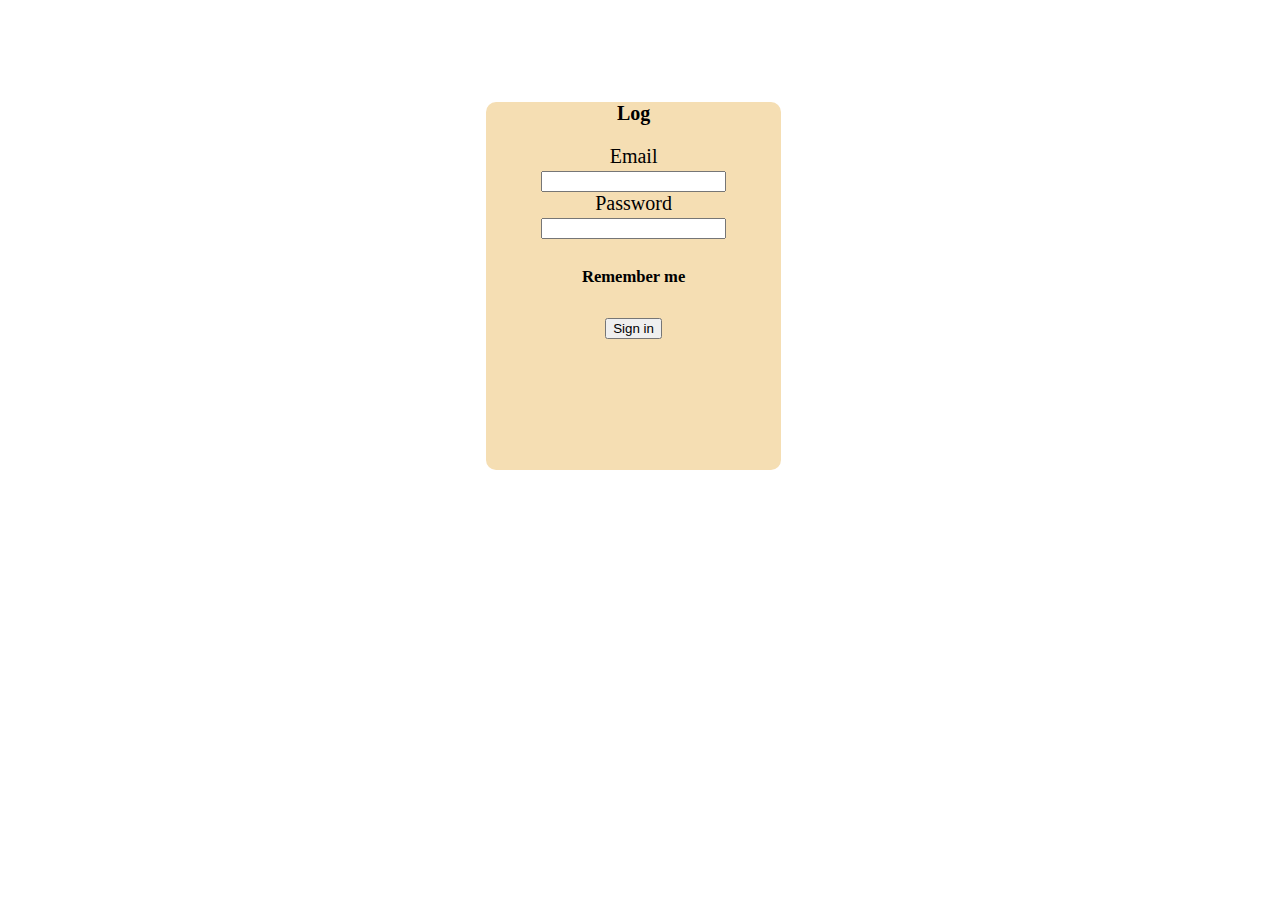
<file: index.html>
<!DOCTYPE html>
<html lang="en">
<head>
    <meta charset="UTF-8">
    <meta http-equiv="X-UA-Compatible" content="IE=edge">
    <meta name="viewport" content="width=device-width, initial-scale=1.0">
    <link href="https://maxcdn.bootstrapcdn.com/font-awesome/4.7.0/css/font-awesome.min.css" rel="stylesheet" integrity="sha384-wvfXpqpZZVQGK6TAh5PVlGOfQNHSoD2xbE+QkPxCAFlNEevoEH3Sl0sibVcOQVnN" crossorigin="anonymous">
    <link rel="stylesheet" href="style.css">
    <title>Sign Up</title>
</head>
<body>

    <div class="form-box">

        <form action="">
            <div class="sign">
                <div class="small">
                    <h3 style="font-size: 20px">Log </h2>
                </div>

                    <label for="email">Email</label><br>
                    <input type="text" id="email" name="email"><br>
                    <label for="password">Password</label><br>
                    <input type="password" id="password" name="password"><br>
                    <h5>Remember me</h5>
                    <button>Sign in</button>
                
            </div>
        </form>

    </div>
</body>
</html>
</file>
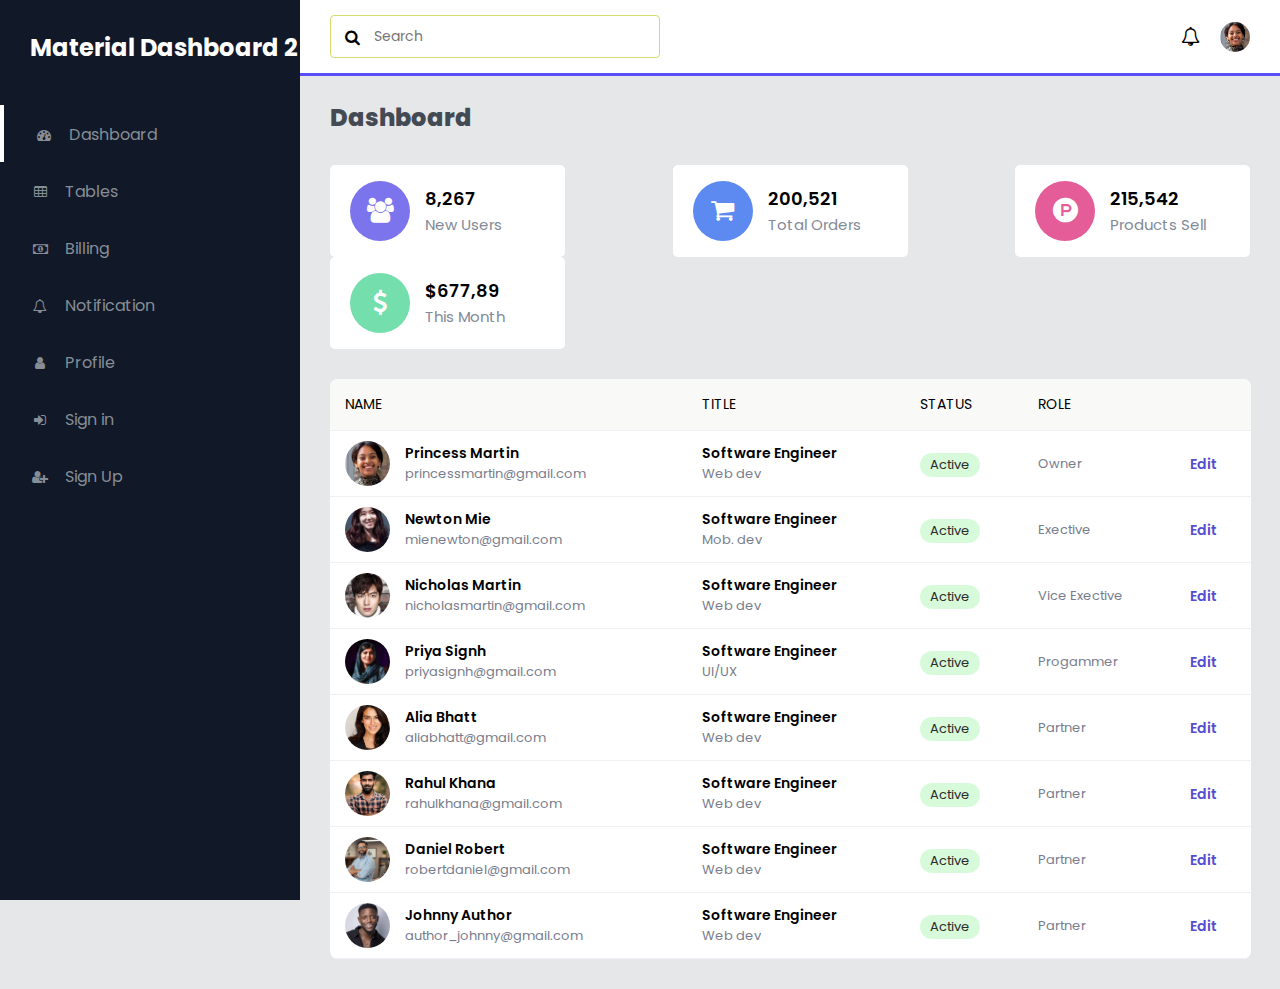
<file: panel1.html>
<!DOCTYPE html>
<html lang="en">
<head>
    <meta charset="UTF-8">
    <meta http-equiv="X-UA-Compatible" content="IE=edge">
    <meta name="viewport" content="width=device-width, initial-scale=1.0">
    <title>Admin Dashboard</title>
    <link href="https://maxcdn.bootstrapcdn.com/font-awesome/4.7.0/css/font-awesome.min.css" rel="stylesheet" integrity="sha384-wvfXpqpZZVQGK6TAh5PVlGOfQNHSoD2xbE+QkPxCAFlNEevoEH3Sl0sibVcOQVnN" crossorigin="anonymous">
    <link rel="stylesheet" href="main.css">

    <script src="https://code.jquery.com/jquery-3.6.0.min.js"></script>

</head>
<body>
    
    <section id="menu">
        <div class="logo">
            <h2>Material Dashboard 2</h2>
        </div>
        <div class="items">
            <li><i class="fa fa-tachometer"></i><a href="#">Dashboard</a></li>
            <li><i class="fa fa-table"></i><a href="#">Tables</a></li>
            <li><i class="fa fa-money"></i><a href="#">Billing</a></li>
            <li><i class="fa fa-bell-o"></i><a href="#">Notification</a></li>
            <li><i class="fa fa-user"></i><a href="#">Profile</a></li>
            <li><i class="fa fa-sign-in"></i><a href="#">Sign in</a></li>
            <li><i class="fa fa-user-plus"></i><a href="#">Sign Up</a></li>
        </div>
    </section>

    <section id="interface">
        <div class="navigation">
            <div class="n1">
                <div>
                    <i id="menu-btn" class="fa fa-bars"></i>
                </div>
                <div class="search">
                    <i class="fa fa-search"></i>
                    <input type="text" placeholder="Search">
                </div>
            </div>
            <div class="profile">
                <i class="fa fa-bell-o"></i>
                <img src="person 1.jpg" alt="">
            </div>
        </div>

        <h3 class="i-name">
            Dashboard
        </h3>

        <div class="values">
            <div class="val-box">
                <i class="fa fa-users"></i>
                <div>
                    <h3>8,267</h3>
                    <span>New Users</span>
                </div>
            </div>
       
            <div class="val-box">
                <i class="fa fa-shopping-cart"></i>
                <div>
                    <h3>200,521</h3>
                    <span>Total Orders</span>
                </div>
            </div>
            <div class="val-box">
                <i class="fa fa-product-hunt"></i>
                <div>
                    <h3>215,542</h3>
                    <span>Products Sell</span>
                </div>
            </div>
            <div class="val-box">
                <i class="fa fa-usd"></i>
                <div>
                    <h3>$677,89</h3>
                    <span>This Month</span>
                </div>
            </div>
        </div>

        <dir class="board">
            <table width="100%">
                <thead>
                    <tr>
                        <td>Name</td>
                        <td>Title</td>
                        <td>Status</td>
                        <td>Role</td>
                        <td></td>
                    </tr>
                </thead>
                <tbody>
                    <tr>
                        <td class="people">
                            <img src="person 1.jpg" alt="">
                            <div class="people-de">
                                <h5>Princess Martin</h5>
                                <p>princessmartin@gmail.com</p>
                            </div>
                        </td>

                        <td class="people-des">
                            <h5>Software Engineer</h5>
                            <p>Web dev</p>
                        </td>

                        <td class="active"><p>Active</p></td>

                        <td class="role">
                            <p>Owner</p>
                        </td>

                        <td class="edit"><a href="#">Edit</a></td>
                    </tr>
                    <tr>
                        <td class="people">
                            <img src="person 9.jpg" alt="">
                            <div class="people-de">
                                <h5>Newton Mie</h5>
                                <p>mienewton@gmail.com</p>
                            </div>
                        </td>

                        <td class="people-des">
                            <h5>Software Engineer</h5>
                            <p>Mob. dev</p>
                        </td>

                        <td class="active"><p>Active</p></td>

                        <td class="role">
                            <p>Exective</p>
                        </td>

                        <td class="edit"><a href="#">Edit</a></td>
                    </tr>

                    <tr>
                        <td class="people">
                            <img src="person 8.jpg" alt="">
                            <div class="people-de">
                                <h5>Nicholas Martin</h5>
                                <p>nicholasmartin@gmail.com</p>
                            </div>
                        </td>

                        <td class="people-des">
                            <h5>Software Engineer</h5>
                            <p>Web dev</p>
                        </td>

                        <td class="active"><p>Active</p></td>

                        <td class="role">
                            <p>Vice Exective</p>
                        </td>

                        <td class="edit"><a href="#">Edit</a></td>
                    </tr>

                    <tr>
                        <td class="people">
                            <img src="person 3.jpg" alt="">
                            <div class="people-de">
                                <h5>Priya Signh</h5>
                                <p>priyasignh@gmail.com</p>
                            </div>
                        </td>

                        <td class="people-des">
                            <h5>Software Engineer</h5>
                            <p>UI/UX</p>
                        </td>

                        <td class="active"><p>Active</p></td>

                        <td class="role">
                            <p>Progammer</p>
                        </td>

                        <td class="edit"><a href="#">Edit</a></td>
                    </tr>

                    <tr>
                        <td class="people">
                            <img src="person 4.jpg" alt="">
                            <div class="people-de">
                                <h5>Alia Bhatt</h5>
                                <p>aliabhatt@gmail.com</p>
                            </div>
                        </td>

                        <td class="people-des">
                            <h5>Software Engineer</h5>
                            <p>Web dev</p>
                        </td>

                        <td class="active"><p>Active</p></td>

                        <td class="role">
                            <p>Partner</p>
                        </td>

                        <td class="edit"><a href="#">Edit</a></td>
                    </tr>

                    <tr>
                        <td class="people">
                            <img src="person 5.jpg" alt="">
                            <div class="people-de">
                                <h5>Rahul Khana</h5>
                                <p>rahulkhana@gmail.com</p>
                            </div>
                        </td>

                        <td class="people-des">
                            <h5>Software Engineer</h5>
                            <p>Web dev</p>
                        </td>

                        <td class="active"><p>Active</p></td>

                        <td class="role">
                            <p>Partner</p>
                        </td>

                        <td class="edit"><a href="#">Edit</a></td>
                    </tr>

                    <tr>
                        <td class="people">
                            <img src="person 6.jpg" alt="">
                            <div class="people-de">
                                <h5>Daniel Robert</h5>
                                <p>robertdaniel@gmail.com</p>
                            </div>
                        </td>

                        <td class="people-des">
                            <h5>Software Engineer</h5>
                            <p>Web dev</p>
                        </td>

                        <td class="active"><p>Active</p></td>

                        <td class="role">
                            <p>Partner</p>
                        </td>

                        <td class="edit"><a href="#">Edit</a></td>
                    </tr>

                    <tr>
                        <td class="people">
                            <img src="person 7.jpg" alt="">
                            <div class="people-de">
                                <h5>Johnny Author</h5>
                                <p>author_johnny@gmail.com</p>
                            </div>
                        </td>

                        <td class="people-des">
                            <h5>Software Engineer</h5>
                            <p>Web dev</p>
                        </td>

                        <td class="active"><p>Active</p></td>

                        <td class="role">
                            <p>Partner</p>
                        </td>

                        <td class="edit"><a href="#">Edit</a></td>
                    </tr>

                </tbody>
            </table>
        </dir>
    </section>

    <script>
        $('#menu-btn').click(function() {
            $('#menu').toggleClass("active");
        })
    </script>


</body>
</html>
</file>
<file: style.css>
body {
    font-family: Cambria, Cochin, Georgia, Times, 'Times New Roman', serif;
    margin: 0;
}
.form-box {
    background-color: wheat;
    border-radius: 10%;
    width: 23%;
    height: 23pc;
    border-radius: 10px;
    text-align: center;
    font-size: 20px;
    margin-left: 38%;
    margin-top: 8%;
    
}
.small{

}
a{
    color: white;
    justify-content: space-around;
}
</file>
<file: main.css>
@import url('https://fonts.googleapis.com/css2?family=Poppins:wght@300;400&display=swap');
* {
    margin: 0;
    padding: 0;
    box-sizing: border-box;
    font-family: 'Poppins', sans-serif;
}

body{
    width: 100%;
    background: #E5E7E8;
    position: relative;
    display: flex;
}

#menu {
    background: #111827;
    width: 300px;
    height: 100%;
    position: fixed;
    top: 0;
    left: 0;
}

#menu .logo {
    display: flex;
    align-items: center;
    color: #fff;
    padding: 30px 0 0 30px;
}

#menu .items {
    margin-top: 40px;
}

#menu .items li{
    list-style: none;
    padding: 15px 0;
    transition: 0.3s ease;
}


#menu .items li:hover {
    background: #253047;
    cursor: pointer;
}

#menu .items li:nth-child(1){
    border-left: 4px solid #fff;
} 

#menu .items li i{
    color: rgb(134, 141, 151);
    width: 30px;
    height: 20px;
    line-height: 30px;
    text-align: center;
    font-size: 14px;
    margin: 0 10px 0 25px;
}

#menu .items li:hover i,
#menu .items li:hover a{
    color: #F3F4F6;
}

#menu .items li a{
    text-decoration: none;
    color: rgb(134, 141, 151);
    font-weight: 300px;
    transition: 0.3s ease;
}

#interface{
    width: calc(100% - 300px);
    margin-left: 300px;
    position: relative;
}

#interface .navigation{
    display: flex;
    align-items: center;
    justify-content: space-between;
    background: #fff;
    padding: 15px 30px;
    border-bottom: 3px solid #594ef7;
    position: fixed;
    width: calc(100% - 300px);
}

#interface .navigation .search{
    display: flex;
    justify-content: flex-start;
    align-items: center;
    padding: 10px 14px;
    border: 1px solid #d7db6b;
    border-radius: 4px
}

#interface .navigation .search i{
    margin-right: 14px;
}

#interface .navigation .search input{
    border: none;
    outline: none;
    font-size: 14px;
}

#interface .navigation .profile{
    display: flex;
    justify-content: flex-start;
    align-items: center;
}

#interface .navigation .profile i{
    margin-right: 20px;
    font-size: 19px;
    font-weight: 400;
}

#interface .navigation .profile img{
    width: 30px;
    height: 30px;
    object-fit: cover;
    border-radius: 50%;
}

.n1 {
    display: flex;
    justify-content: flex-start;
    align-items: center;
}

#menu-btn {
    display: none;
    color: #2b2b2b;
    font-size: 20px;
    cursor: pointer;
    margin-right: 20px;
}

.i-name{
    color:#444a53;
    padding: 30px 30px 0 30px;
    font-size: 24px;
    font-weight: 800;
    margin-top: 70px;
}

.values{
    padding: 30px 30px 0 30px;
    display: flex;
    justify-content: space-between;
    align-items: center;
    flex-wrap: wrap;
}

.values .val-box{
    background: #fff;
    width: 235px;
    padding: 16px 20px;
    border-radius: 5px;
    display: flex;
    justify-content: flex-start;
    align-items: center;
}

.values .val-box i{
    font-size: 25px;
    width: 60px;
    height: 60px;
    line-height: 60px;
    border-radius: 50%;
    text-align: center;
    color: #fff;
    margin-right: 15px;
}
.values .val-box:nth-child(1) i {
    background: #7B74EC;
}
.values .val-box:nth-child(2) i {
    background: #5C8AF0;
}
.values .val-box:nth-child(3) i {
    background: #E45D99;
}
.values .val-box:nth-child(4) i {
    background: #74deac;
}

.values .val-box h3{
    font-size: 18px;
    font-weight: 600;
}

.values .val-box span{
    font-size: 15px;
    color: #828997;
}

.board{
    width: 94%;
    margin: 30px 0 30px 30px;
    overflow: auto;
    background: #ffff;
    border-radius: 8px;
}

.board img{
    width: 45px;
    height: 45px;
    object-fit: cover;
    border-radius: 50%;
    margin-right: 15px;
}

.board h5{
    font-weight: 600;
    font-size: 14px;
}

.board p{
    font-weight: 400;
    font-size: 13px;
    color: #787d8d;
}
.board .people {
    display: flex;
    justify-content: flex-start;
    align-items: center;
    text-align: start;
}

table{
    border-collapse: collapse;
}

tr{
    border-bottom: 1px solid #eef0f3;
}

thead td{
    font-size: 14px;
    text-transform: uppercase;
    font-weight: 400;
    background: #F9FAF8;
    text-align: start;
    padding: 15px;
}

tbody tr td{
    padding: 10px 15px;
}

.active p {
    background: #d7fada;
    padding: 2px 10px;
    display: inline-block;
    border-radius: 40px;
    color: #2b2b2b;
}

.edit a{
    text-decoration: none;
    font-size: 14px;
    color: #554cd1;
    font-weight: 600;
}

@media (max-width: 769px) {
    #menu {
        width: 270px;
        position: fixed;
        left: -270px;
        transition: 0.3s ease;
    }

    #menu.active {
        left: 0px;
    }

    #menu-btn {
        display: initial;
    }

    #interface{
        width: 100%;
        margin-left: 0px;
       display: inline-block;
       transition: 0.3s ease;
    }

    #menu.active~ #interface {
        width: calc(100% - 270px);
        margin-left: 270px;
        transition: 0.3s ease;
    }

    #interface .navigation{
        width: 100%;
    }
    
    .values{
        padding: 30px 30px 0 30px;
        justify-content: flex-start;
    }

    .values .val-box{
        padding: 16px 20px;
        margin: 10px 20px 10px 0;
    }

    .board{
        width: 92%;
        padding: 0;
        overflow-x: auto;
    }

    table{
        width: 100%;
        border-collapse: collapse;
    }
}

@media (max-width: 477px) {
    #interface .navigation{
        padding: 15px;
    }
    
    #interface .navigation .search input{
       width: 150px;
    }

    .i-name{
        padding: 30px 15px 0 15px;
    }

    .values{
        padding: 15px 15px 0 15px;
    }

    .values .val-box{
       width: 100%;
       margin: 8px 0;
    }

    .board{
       margin: 30px 15px 30px 15px;
    }
}
</file>
